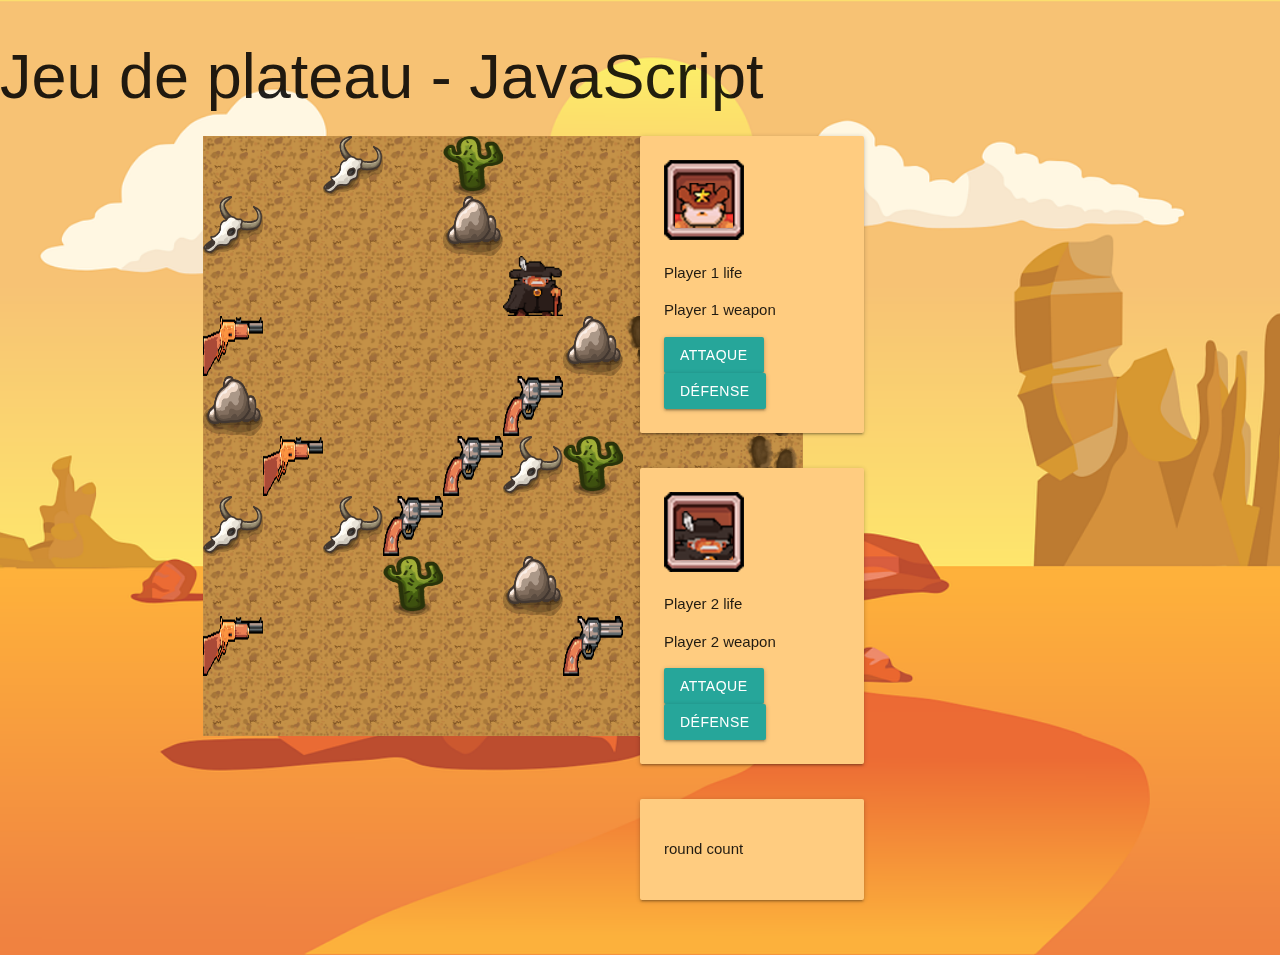
<file: index.html>
<!doctype html>

<html lang="fr">

<head>
    <meta charset="utf-8">
    <title>Projet 6 - jeu de plateau</title>
    <link rel="stylesheet" href="style.css">
    <link href="https://fonts.googleapis.com/icon?family=Material+Icons" rel="stylesheet">
    <link rel="stylesheet" href="https://cdnjs.cloudflare.com/ajax/libs/materialize/1.0.0/css/materialize.min.css">
    <meta name="viewport" content="width=device-width, initial-scale=1.0" />
</head>

<body>
    <header>
        <h1>Jeu de plateau - JavaScript</h1>
    </header>






    <div class="container">
        <div class="row">
            <div class="col s12 m12 l6" id="boardWindow">
                <canvas id="board"></canvas>
            </div>
            <div class="col s12 m12 l3" id="game">
                <div class="row">
                    <div class="card-panel orange lighten-3 player" id="P1">
                        <img src="img/interface/boxP1.png">
                        <p id="P1Life">Player 1 life</p>
                        <p id="P1Weapon">Player 1 weapon</p>
                        <a id="Player1Attack" class="waves-effect waves-light btn">attaque</a>
                        <a id="Player1Defense" class="waves-effect waves-light btn">défense</a>
                    </div>
                </div>
                <div class="row">
                    <div>
                        <div class="card-panel orange lighten-3 player" id="P2">
                            <img src="img/interface/boxP2.png">
                            <p id="P2Life">Player 2 life</p>
                            <p id="P2Weapon">Player 2 weapon</p>
                            <a id="player2Attack" class="waves-effect waves-light btn">attaque</a>
                            <a id="player2Defense" class="waves-effect waves-light btn">défense</a>
                        </div>
                    </div>

                </div>
                <div class="row">
                    <div>
                        <div class="card-panel orange lighten-3 player" id="gameInfo">


                            <p id="round">round count </p>
                        </div>
                    </div>

                </div>
            </div>
        </div>

    </div>









    <script src="https://cdnjs.cloudflare.com/ajax/libs/materialize/1.0.0/js/materialize.min.js"></script>
    <script src="js/Random.js"></script>
    <script src="js/AssetLoader.js"></script>
    <script src="js/ACase.js"></script>
    <script src="js/Empty.js"></script>
    <script src="js/Wall.js"></script>
    <script src="js/Weapon.js"></script>
    <script src="js/Player.js"></script>
    <script src="js/Game.js"></script>
    <script src="js/EventListenerPromisify.js"></script>
    <script src="js/Map.js"></script>
    <script src="js/position.js"></script>
    <script src="js/App.js"></script>


</body>


</html>
</file>
<file: style.css>
body {
    background-image: url("img/interface/background.png");
    background-position: center;
    background-repeat: no-repeat;
    background-size: cover;
}

#boardWindow {
    height: auto;
}

#P1 {
    margin-top: 0px;
}
</file>
